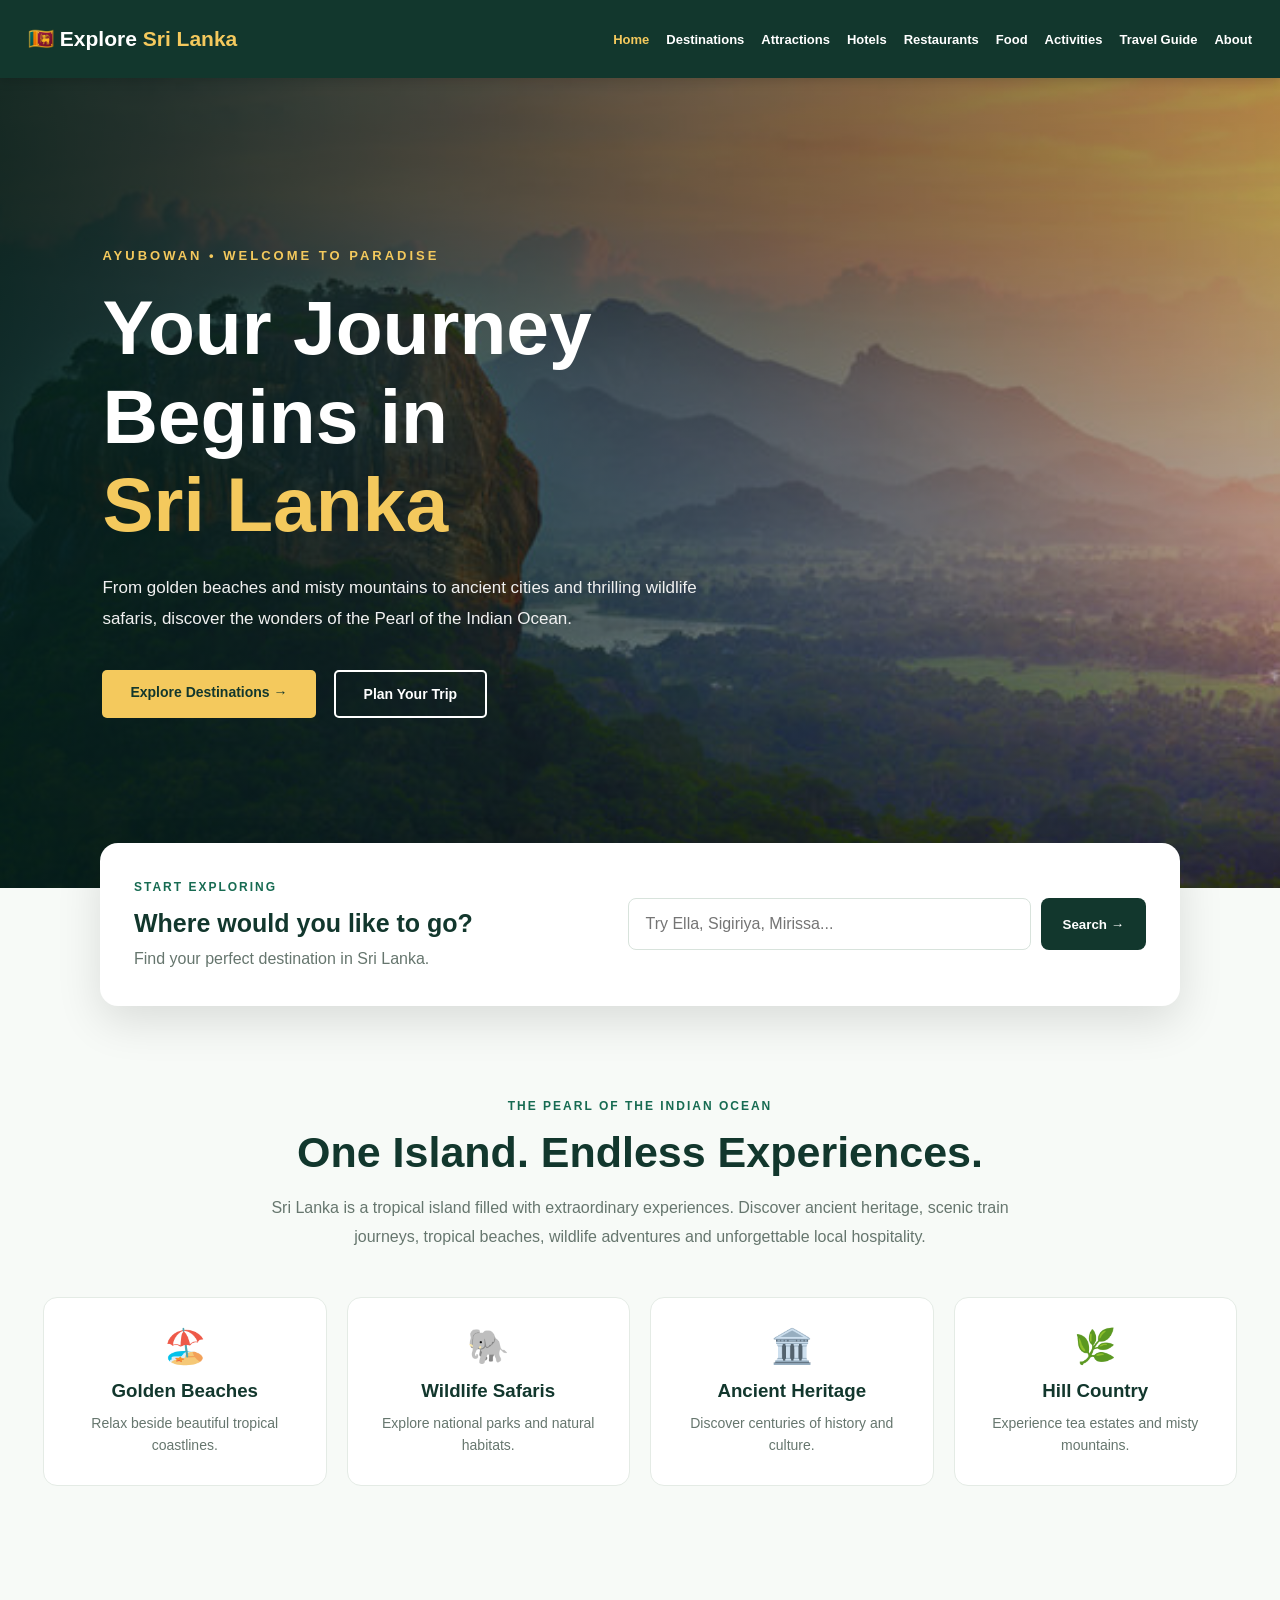
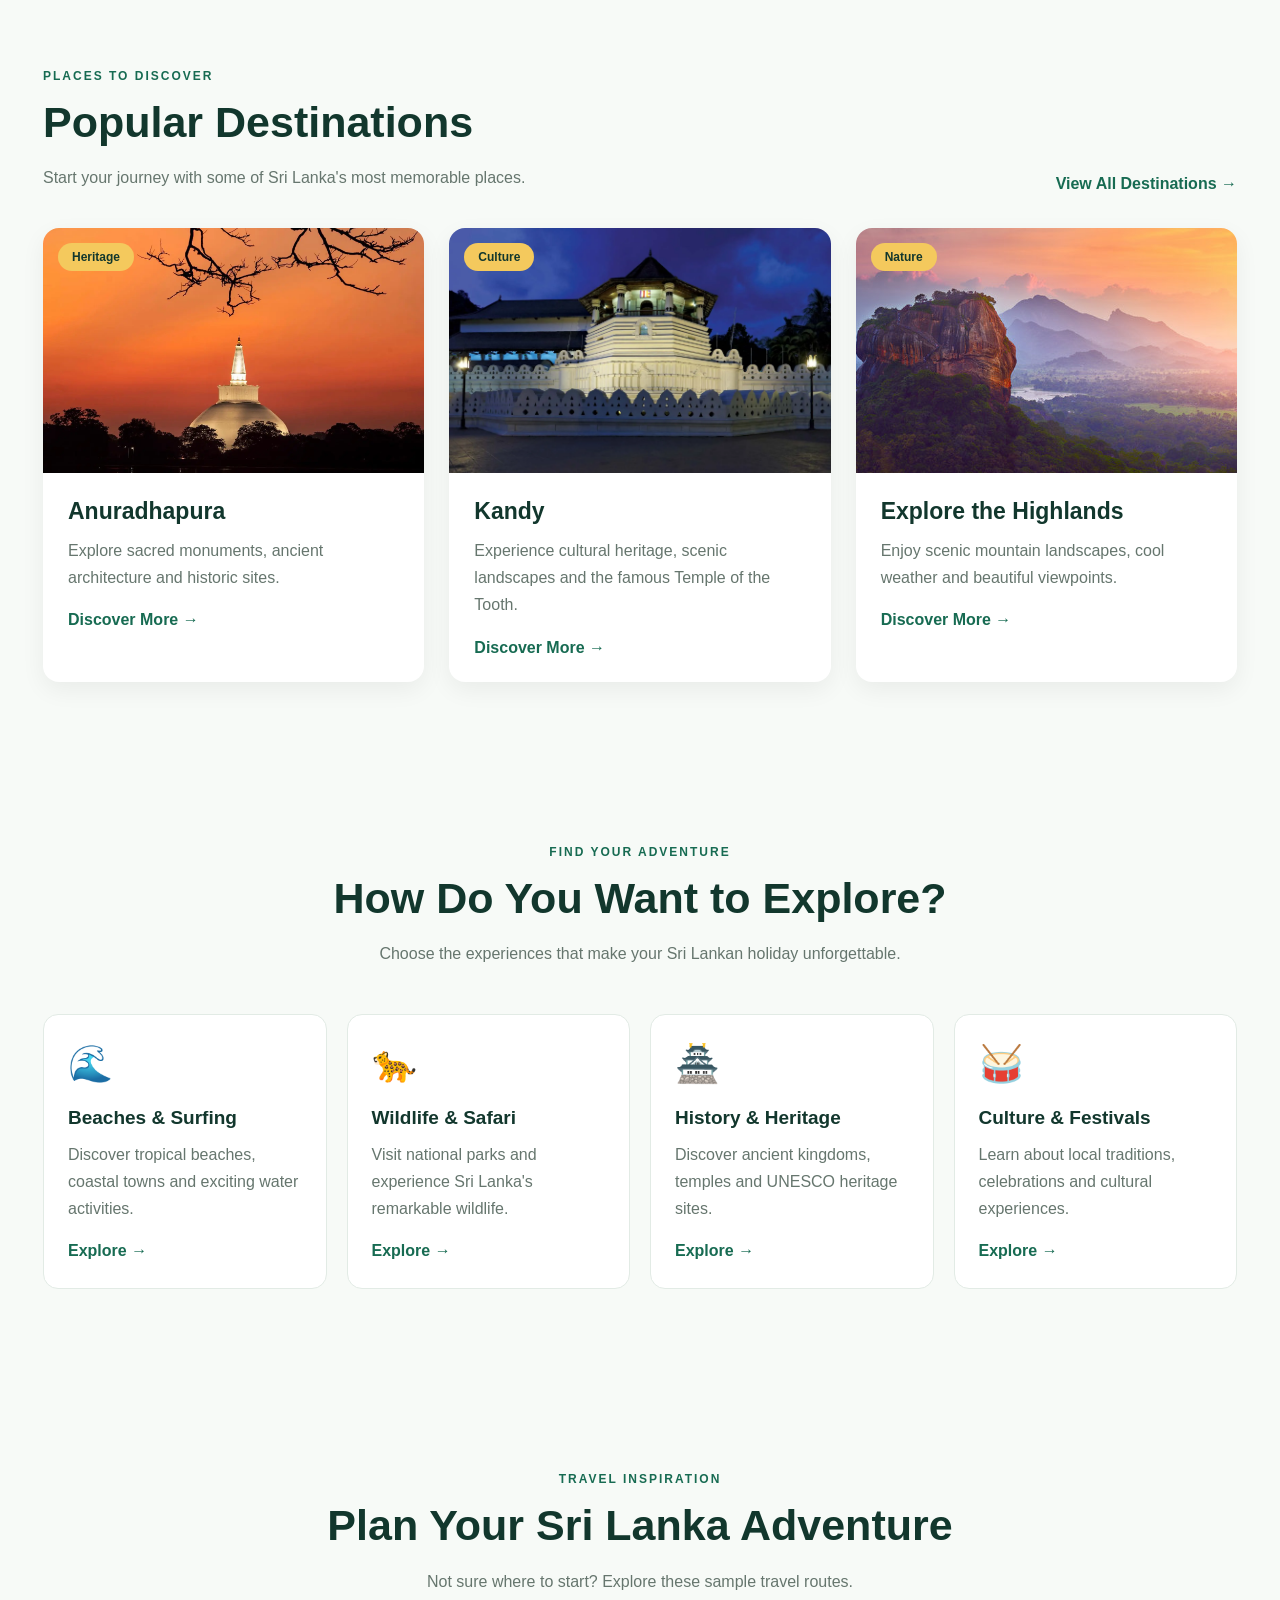
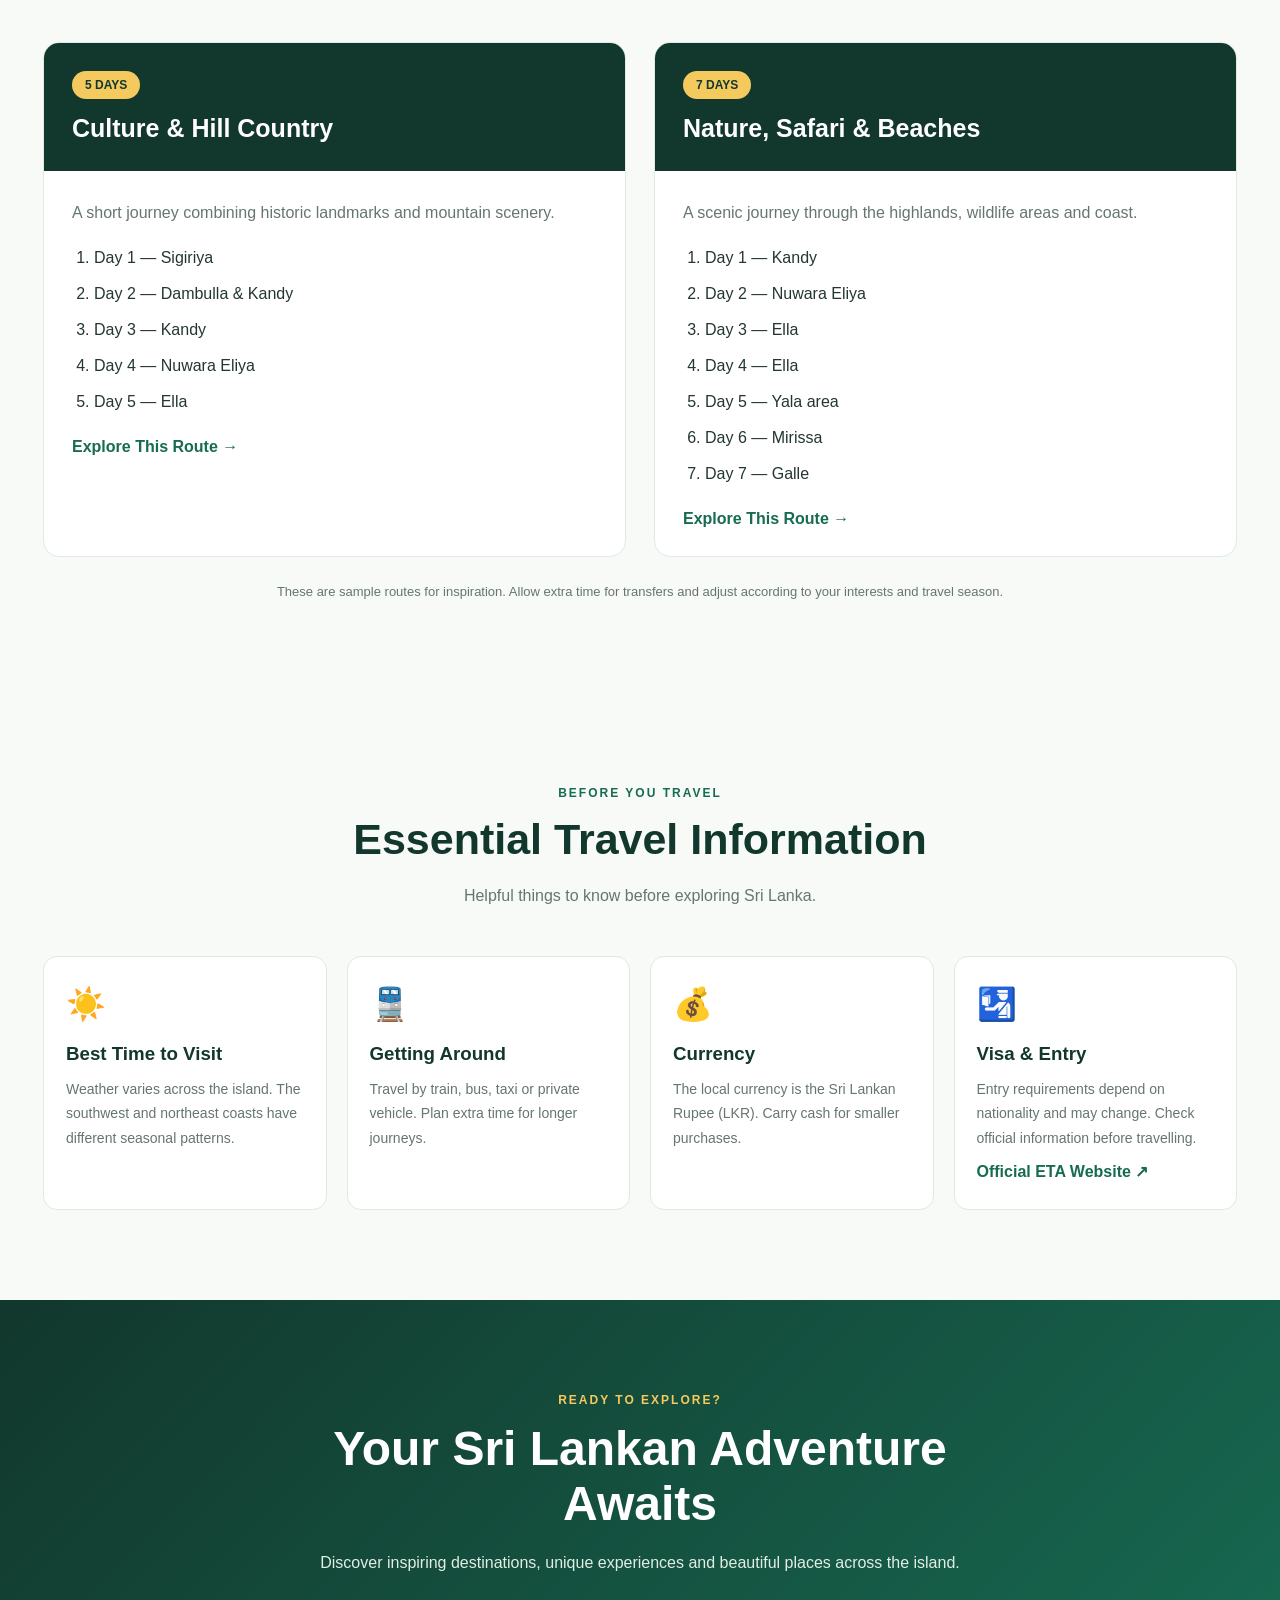
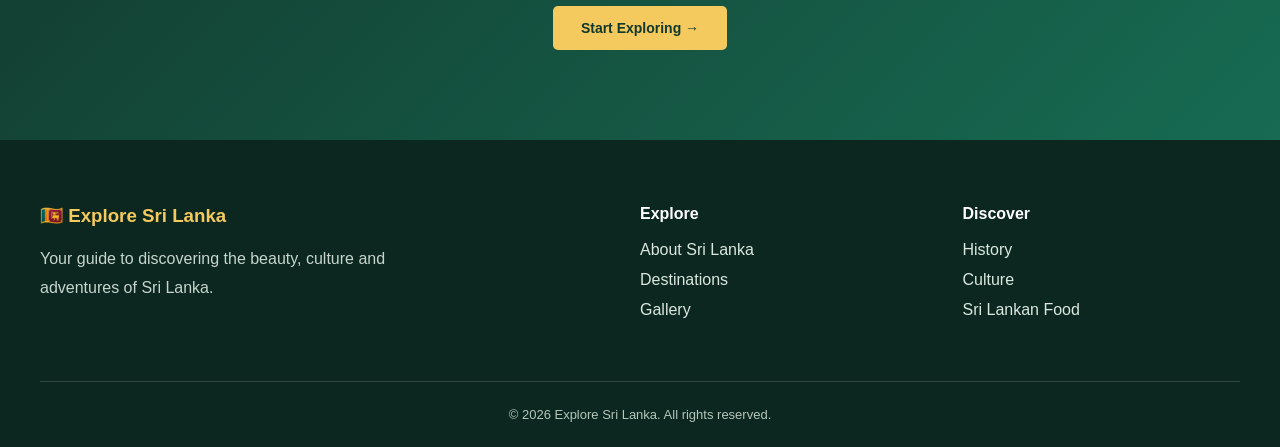
<file: frontend/index.html>
<!DOCTYPE html>
<html lang="en">
<head>
    <meta charset="UTF-8">
    <meta name="viewport" content="width=device-width, initial-scale=1.0">

    <meta name="description"
          content="Discover Sri Lanka's best destinations, beaches, wildlife, culture and travel itineraries. Plan your unforgettable island adventure.">

    <title>Explore Sri Lanka | Your Travel Guide</title>

    <link rel="stylesheet" href="css/style.css">
    <link rel="stylesheet" href="css/home.css">

    <script src="js/main.js" defer></script>
    <script src="js/home.js" defer></script>
</head>

<body>

    <!-- NAVIGATION -->
    <header class="header">
        <nav class="navbar">
            <a href="index.html" class="logo">
                🇱🇰 Explore <span>Sri Lanka</span>
            </a>

            <ul class="nav-links" id="navLinks">
                <li><a href="index.html" class="active">Home</a></li>
                <li><a href="pages/about.html">About</a></li>
                <li><a href="pages/destinations.html">Destinations</a></li>
                <li><a href="pages/history.html">History</a></li>
                <li><a href="pages/culture.html">Culture</a></li>
                <li><a href="pages/food.html">Food</a></li>
                <li><a href="pages/gallery.html">Gallery</a></li>
                <li><a href="#travel-guide">Travel Guide</a></li>
                <li><a href="#contact">Contact</a></li>
            </ul>

            <button class="menu-toggle" id="menuToggle"
                    aria-label="Open navigation menu"
                    aria-expanded="false">
                &#9776;
            </button>
        </nav>
    </header>

    <main>

        <!-- HERO -->
        <section class="hero home-hero" id="home">
            <div class="hero-overlay"></div>

            <div class="hero-content">
                <p class="hero-subtitle">
                    AYUBOWAN • WELCOME TO PARADISE
                </p>

                <h1>
                    Your Journey Begins in
                    <span>Sri Lanka</span>
                </h1>

                <p class="hero-description">
                    From golden beaches and misty mountains
                    to ancient cities and thrilling wildlife
                    safaris, discover the wonders of the
                    Pearl of the Indian Ocean.
                </p>

                <div class="hero-buttons">
                    <a href="pages/destinations.html"
                       class="btn btn-primary">
                        Explore Destinations →
                    </a>

                    <a href="#itineraries"
                       class="btn btn-outline">
                        Plan Your Trip
                    </a>
                </div>
            </div>
        </section>

        <!-- DESTINATION SEARCH -->
        <section class="home-search-section">
            <div class="home-search-box">
                <div>
                    <span class="eyebrow">START EXPLORING</span>
                    <h2>Where would you like to go?</h2>
                    <p>Find your perfect destination in Sri Lanka.</p>
                </div>

                <form id="homeSearchForm" class="home-search-form">
                    <label for="homeSearch" class="visually-hidden">
                        Search destinations
                    </label>

                    <input type="search"
                           id="homeSearch"
                           placeholder="Try Ella, Sigiriya, Mirissa..."
                           required>

                    <button type="submit">Search →</button>
                </form>

                <p id="searchFeedback"
                   class="search-feedback"
                   aria-live="polite"></p>
            </div>
        </section>

        <!-- INTRODUCTION -->
        <section class="home-section welcome-section">
            <div class="section-intro">
                <span class="eyebrow">THE PEARL OF THE INDIAN OCEAN</span>
                <h2>One Island. Endless Experiences.</h2>
                <p>
                    Sri Lanka is a tropical island filled with
                    extraordinary experiences. Discover ancient
                    heritage, scenic train journeys, tropical
                    beaches, wildlife adventures and unforgettable
                    local hospitality.
                </p>
            </div>

            <div class="experience-highlights">
                <div>
                    <span>🏖️</span>
                    <h3>Golden Beaches</h3>
                    <p>Relax beside beautiful tropical coastlines.</p>
                </div>

                <div>
                    <span>🐘</span>
                    <h3>Wildlife Safaris</h3>
                    <p>Explore national parks and natural habitats.</p>
                </div>

                <div>
                    <span>🏛️</span>
                    <h3>Ancient Heritage</h3>
                    <p>Discover centuries of history and culture.</p>
                </div>

                <div>
                    <span>🌿</span>
                    <h3>Hill Country</h3>
                    <p>Experience tea estates and misty mountains.</p>
                </div>
            </div>
        </section>

        <!-- POPULAR DESTINATIONS -->
        <section class="home-section destinations-home"
                 id="popular-destinations">

            <div class="section-heading-home">
                <div>
                    <span class="eyebrow">PLACES TO DISCOVER</span>
                    <h2>Popular Destinations</h2>
                    <p>
                        Start your journey with some of Sri Lanka's
                        most memorable places.
                    </p>
                </div>

                <a href="pages/destinations.html"
                   class="text-link">
                    View All Destinations →
                </a>
            </div>

            <div class="destination-grid">

                <article class="destination-card">
                    <div class="destination-image">
                        <img src="assets/images/apura-1.webp"
                             alt="Ancient heritage in Sri Lanka"
                             loading="lazy">
                        <span class="card-tag">Heritage</span>
                    </div>
                    <div class="destination-info">
                        <h3>Anuradhapura</h3>
                        <p>
                            Explore sacred monuments, ancient
                            architecture and historic sites.
                        </p>
                        <a href="pages/destinations.html">
                            Discover More →
                        </a>
                    </div>
                </article>

                <article class="destination-card">
                    <div class="destination-image">
                        <img src="assets/images/Dalada-Maligava-tooth-Buddha-Sri-Lanka-Kandy.webp"
                             alt="Temple of the Sacred Tooth Relic in Kandy"
                             loading="lazy">
                        <span class="card-tag">Culture</span>
                    </div>
                    <div class="destination-info">
                        <h3>Kandy</h3>
                        <p>
                            Experience cultural heritage, scenic
                            landscapes and the famous Temple
                            of the Tooth.
                        </p>
                        <a href="pages/destinations.html">
                            Discover More →
                        </a>
                    </div>
                </article>

                <article class="destination-card">
                    <div class="destination-image">
                        <img src="assets/images/hero.jpg"
                             alt="Scenic landscape in Sri Lanka"
                             loading="lazy">
                        <span class="card-tag">Nature</span>
                    </div>
                    <div class="destination-info">
                        <h3>Explore the Highlands</h3>
                        <p>
                            Enjoy scenic mountain landscapes,
                            cool weather and beautiful viewpoints.
                        </p>
                        <a href="pages/destinations.html">
                            Discover More →
                        </a>
                    </div>
                </article>

            </div>
        </section>

        <!-- TRAVEL EXPERIENCES -->
        <section class="home-section experiences-section"
                 id="experiences">

            <div class="section-intro">
                <span class="eyebrow">FIND YOUR ADVENTURE</span>
                <h2>How Do You Want to Explore?</h2>
                <p>
                    Choose the experiences that make your
                    Sri Lankan holiday unforgettable.
                </p>
            </div>

            <div class="experience-grid">

                <a href="pages/destinations.html"
                   class="experience-card">
                    <span class="experience-icon">🌊</span>
                    <h3>Beaches & Surfing</h3>
                    <p>
                        Discover tropical beaches, coastal towns
                        and exciting water activities.
                    </p>
                    <span>Explore →</span>
                </a>

                <a href="pages/destinations.html"
                   class="experience-card">
                    <span class="experience-icon">🐆</span>
                    <h3>Wildlife & Safari</h3>
                    <p>
                        Visit national parks and experience
                        Sri Lanka's remarkable wildlife.
                    </p>
                    <span>Explore →</span>
                </a>

                <a href="pages/history.html"
                   class="experience-card">
                    <span class="experience-icon">🏯</span>
                    <h3>History & Heritage</h3>
                    <p>
                        Discover ancient kingdoms, temples
                        and UNESCO heritage sites.
                    </p>
                    <span>Explore →</span>
                </a>

                <a href="pages/culture.html"
                   class="experience-card">
                    <span class="experience-icon">🥁</span>
                    <h3>Culture & Festivals</h3>
                    <p>
                        Learn about local traditions,
                        celebrations and cultural experiences.
                    </p>
                    <span>Explore →</span>
                </a>

            </div>
        </section>

        <!-- SAMPLE ITINERARIES -->
        <section class="home-section itineraries-section"
                 id="itineraries">

            <div class="section-intro">
                <span class="eyebrow">TRAVEL INSPIRATION</span>
                <h2>Plan Your Sri Lanka Adventure</h2>
                <p>
                    Not sure where to start? Explore these
                    sample travel routes.
                </p>
            </div>

            <div class="itinerary-grid">

                <article class="itinerary-card">
                    <div class="itinerary-top">
                        <span>5 DAYS</span>
                        <h3>Culture & Hill Country</h3>
                    </div>

                    <div class="itinerary-body">
                        <p>
                            A short journey combining historic
                            landmarks and mountain scenery.
                        </p>

                        <ol>
                            <li>Day 1 — Sigiriya</li>
                            <li>Day 2 — Dambulla & Kandy</li>
                            <li>Day 3 — Kandy</li>
                            <li>Day 4 — Nuwara Eliya</li>
                            <li>Day 5 — Ella</li>
                        </ol>

                        <a href="pages/destinations.html">
                            Explore This Route →
                        </a>
                    </div>
                </article>

                <article class="itinerary-card">
                    <div class="itinerary-top">
                        <span>7 DAYS</span>
                        <h3>Nature, Safari & Beaches</h3>
                    </div>

                    <div class="itinerary-body">
                        <p>
                            A scenic journey through the
                            highlands, wildlife areas and coast.
                        </p>

                        <ol>
                            <li>Day 1 — Kandy</li>
                            <li>Day 2 — Nuwara Eliya</li>
                            <li>Day 3 — Ella</li>
                            <li>Day 4 — Ella</li>
                            <li>Day 5 — Yala area</li>
                            <li>Day 6 — Mirissa</li>
                            <li>Day 7 — Galle</li>
                        </ol>

                        <a href="pages/destinations.html">
                            Explore This Route →
                        </a>
                    </div>
                </article>

            </div>

            <p class="itinerary-note">
                These are sample routes for inspiration.
                Allow extra time for transfers and adjust
                according to your interests and travel season.
            </p>
        </section>

        <!-- TRAVEL GUIDE -->
        <section class="home-section travel-guide-section"
                 id="travel-guide">

            <div class="section-intro">
                <span class="eyebrow">BEFORE YOU TRAVEL</span>
                <h2>Essential Travel Information</h2>
                <p>
                    Helpful things to know before exploring Sri Lanka.
                </p>
            </div>

            <div class="travel-guide-grid">

                <article class="guide-card">
                    <span>☀️</span>
                    <h3>Best Time to Visit</h3>
                    <p>
                        Weather varies across the island.
                        The southwest and northeast coasts
                        have different seasonal patterns.
                    </p>
                </article>

                <article class="guide-card">
                    <span>🚆</span>
                    <h3>Getting Around</h3>
                    <p>
                        Travel by train, bus, taxi or
                        private vehicle. Plan extra time
                        for longer journeys.
                    </p>
                </article>

                <article class="guide-card">
                    <span>💰</span>
                    <h3>Currency</h3>
                    <p>
                        The local currency is the
                        Sri Lankan Rupee (LKR).
                        Carry cash for smaller purchases.
                    </p>
                </article>

                <article class="guide-card">
                    <span>🛂</span>
                    <h3>Visa & Entry</h3>
                    <p>
                        Entry requirements depend on
                        nationality and may change.
                        Check official information
                        before travelling.
                    </p>
                    <a href="https://www.eta.gov.lk/"
                       target="_blank"
                       rel="noopener noreferrer">
                        Official ETA Website ↗
                    </a>
                </article>

            </div>
        </section>

        <!-- CTA -->
        <section class="home-cta" id="contact">
            <div>
                <span class="eyebrow">READY TO EXPLORE?</span>
                <h2>Your Sri Lankan Adventure Awaits</h2>
                <p>
                    Discover inspiring destinations,
                    unique experiences and beautiful
                    places across the island.
                </p>

                <a href="pages/destinations.html"
                   class="btn btn-primary">
                    Start Exploring →
                </a>
            </div>
        </section>

    </main>

    <!-- FOOTER -->
    <footer class="home-footer">
        <div class="footer-inner">
            <div>
                <h3>🇱🇰 Explore Sri Lanka</h3>
                <p>
                    Your guide to discovering the beauty,
                    culture and adventures of Sri Lanka.
                </p>
            </div>

            <div>
                <h4>Explore</h4>
                <a href="pages/about.html">About Sri Lanka</a>
                <a href="pages/destinations.html">Destinations</a>
                <a href="pages/gallery.html">Gallery</a>
            </div>

            <div>
                <h4>Discover</h4>
                <a href="pages/history.html">History</a>
                <a href="pages/culture.html">Culture</a>
                <a href="pages/food.html">Sri Lankan Food</a>
            </div>
        </div>

        <div class="footer-bottom">
            © 2026 Explore Sri Lanka. All rights reserved.
        </div>
    </footer>

</body>
</html>
</file>
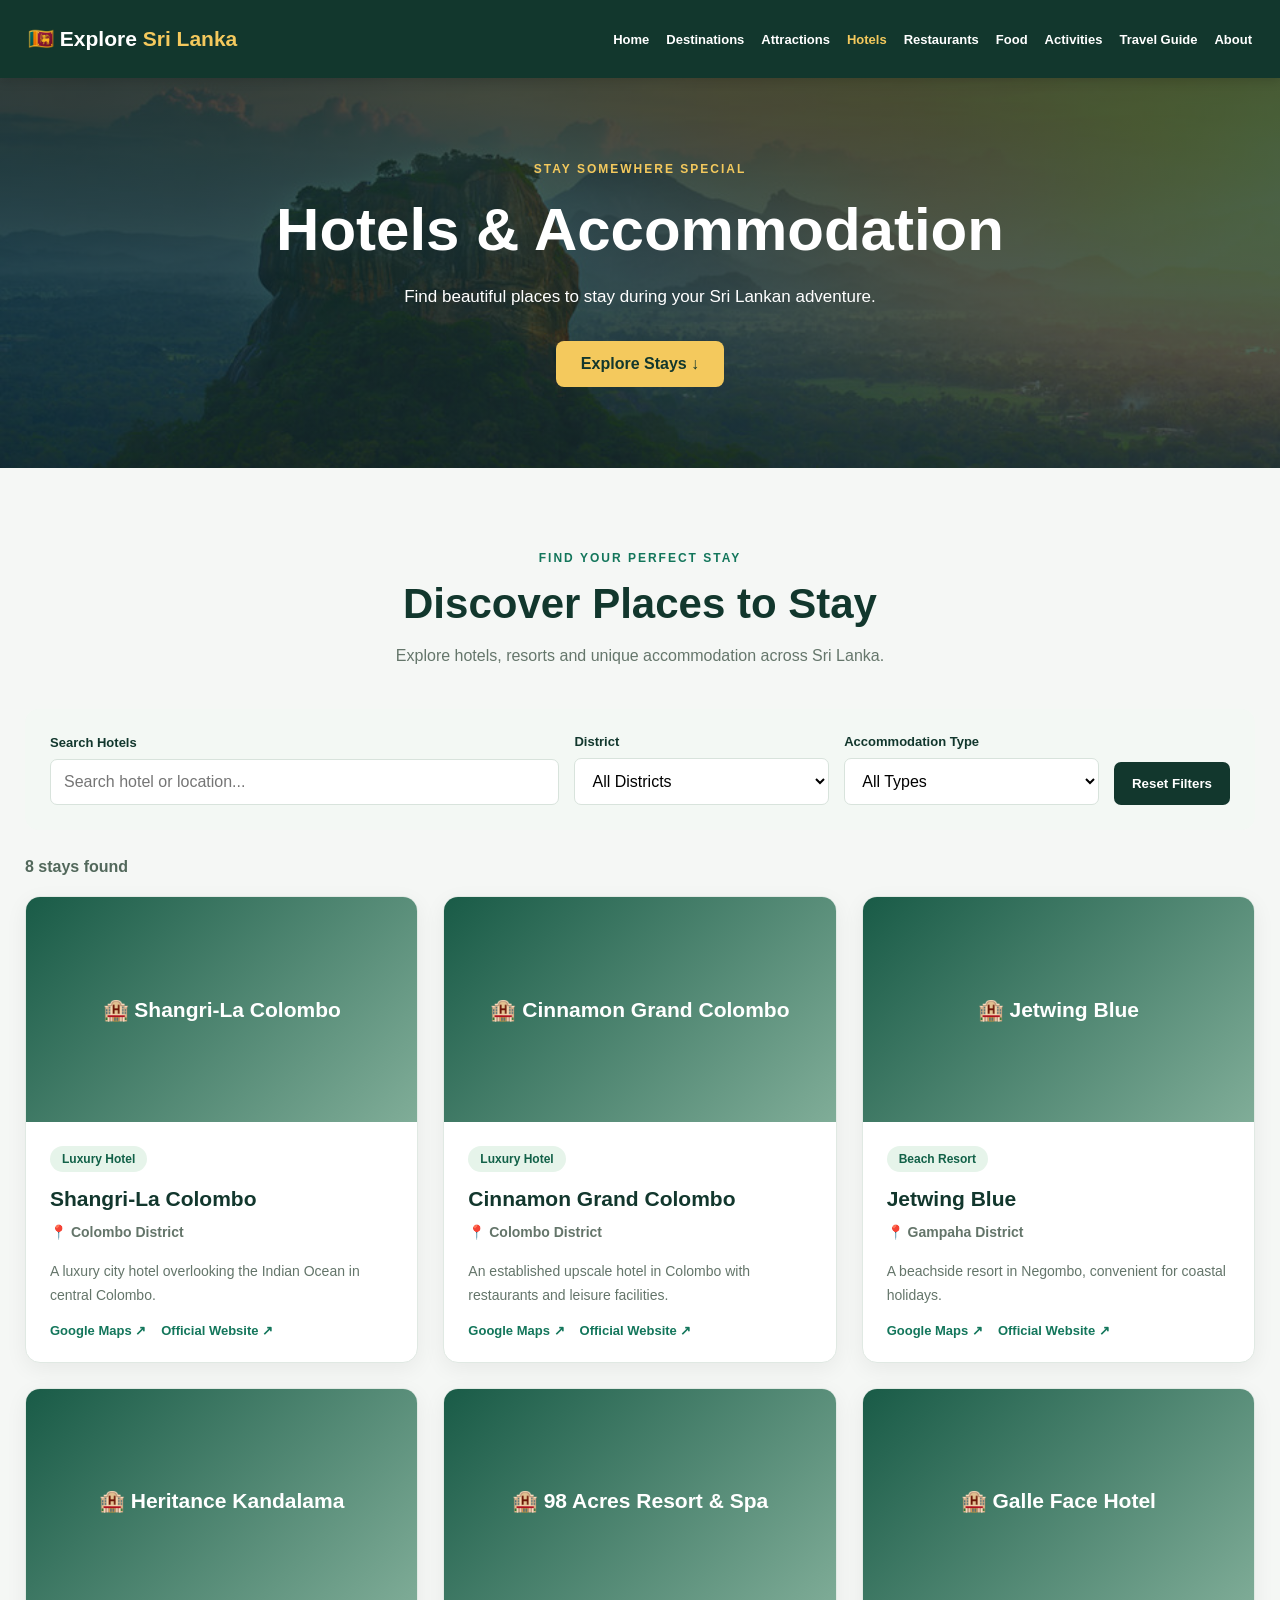
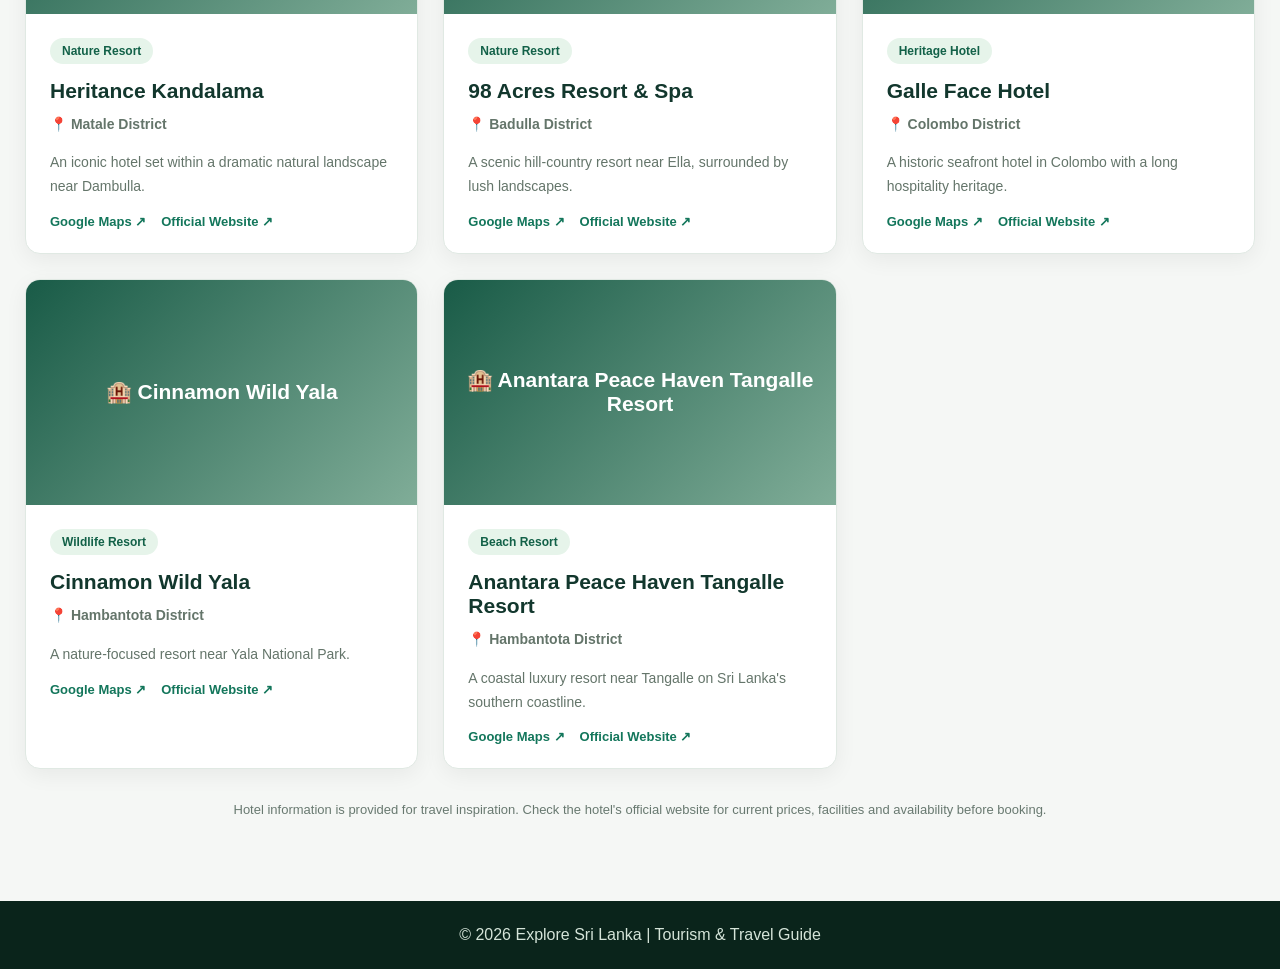
<file: frontend/pages/hotels.html>
<!DOCTYPE html>
<html lang="en">
<head>
    <meta charset="UTF-8">
    <meta name="viewport" content="width=device-width, initial-scale=1.0">
    <title>Hotels & Stays | Explore Sri Lanka</title>
    <link rel="stylesheet" href="../css/style.css">
    <link rel="stylesheet" href="../css/hotels.css">
    <script src="../js/main.js" defer></script>
    <script src="../js/hotels.js" defer></script>
</head>
<body>

    <header class="header"></header>

    <section class="hotels-hero">
        <div>
            <span>STAY SOMEWHERE SPECIAL</span>
            <h1>Hotels & Accommodation</h1>
            <p>Find beautiful places to stay during your Sri Lankan adventure.</p>
            <a href="#hotelDirectory">Explore Stays ↓</a>
        </div>
    </section>

    <main id="hotelDirectory" class="hotels-main">

        <div class="hotels-heading">
            <span>FIND YOUR PERFECT STAY</span>
            <h2>Discover Places to Stay</h2>
            <p>Explore hotels, resorts and unique accommodation across Sri Lanka.</p>
        </div>

        <div class="hotel-filters">
            <div>
                <label for="hotelSearch">Search Hotels</label>
                <input type="search" id="hotelSearch"
                       placeholder="Search hotel or location...">
            </div>

            <div>
                <label for="hotelDistrict">District</label>
                <select id="hotelDistrict">
                    <option value="all">All Districts</option>
                </select>
            </div>

            <div>
                <label for="hotelType">Accommodation Type</label>
                <select id="hotelType">
                    <option value="all">All Types</option>
                </select>
            </div>

            <button id="hotelReset" type="button">Reset Filters</button>
        </div>

        <p id="hotelCount" class="hotel-count" aria-live="polite"></p>

        <div id="hotelGrid" class="hotel-grid"></div>

        <p id="hotelEmpty" class="hotel-empty" hidden>
            No matching hotels found. Try another search.
        </p>

        <p class="hotel-disclaimer">
            Hotel information is provided for travel inspiration.
            Check the hotel's official website for current prices,
            facilities and availability before booking.
        </p>
    </main>

    <footer class="hotels-footer">
        <p>© 2026 Explore Sri Lanka | Tourism & Travel Guide</p>
    </footer>

</body>
</html>
</file>
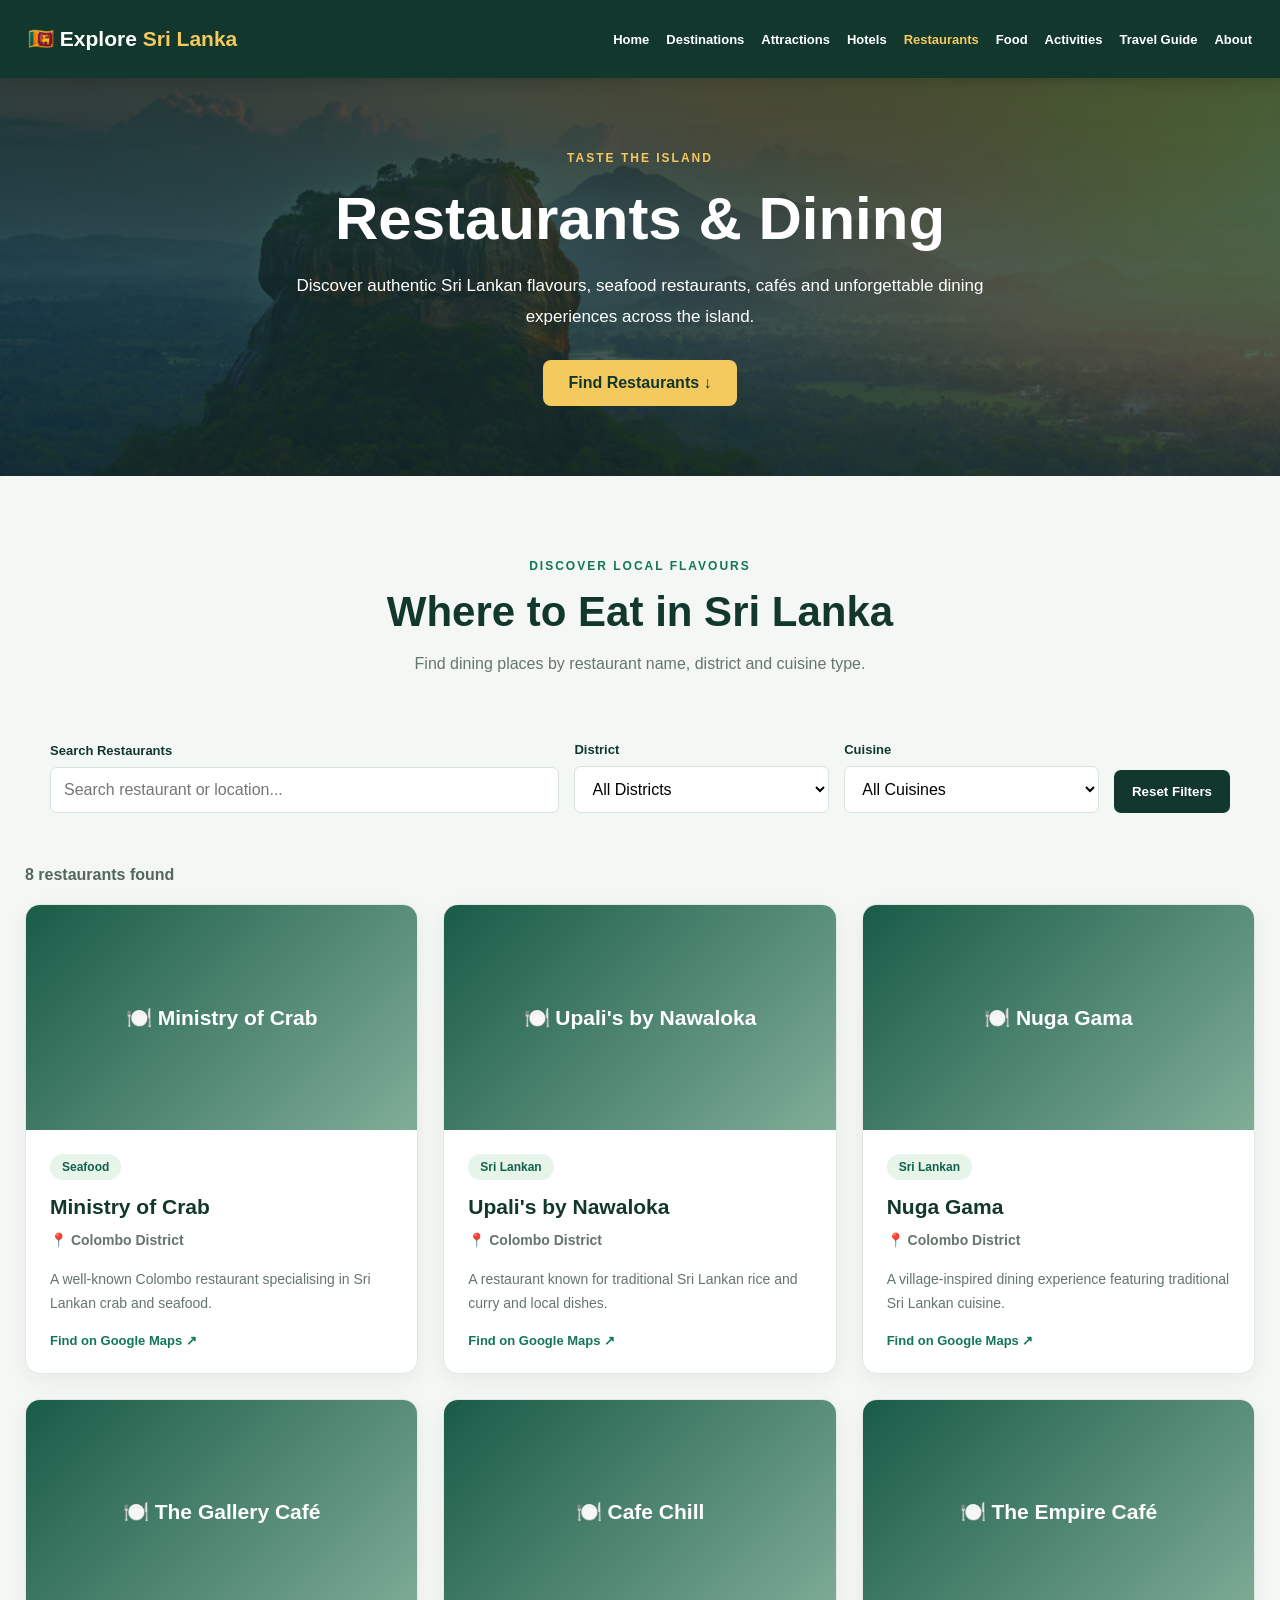
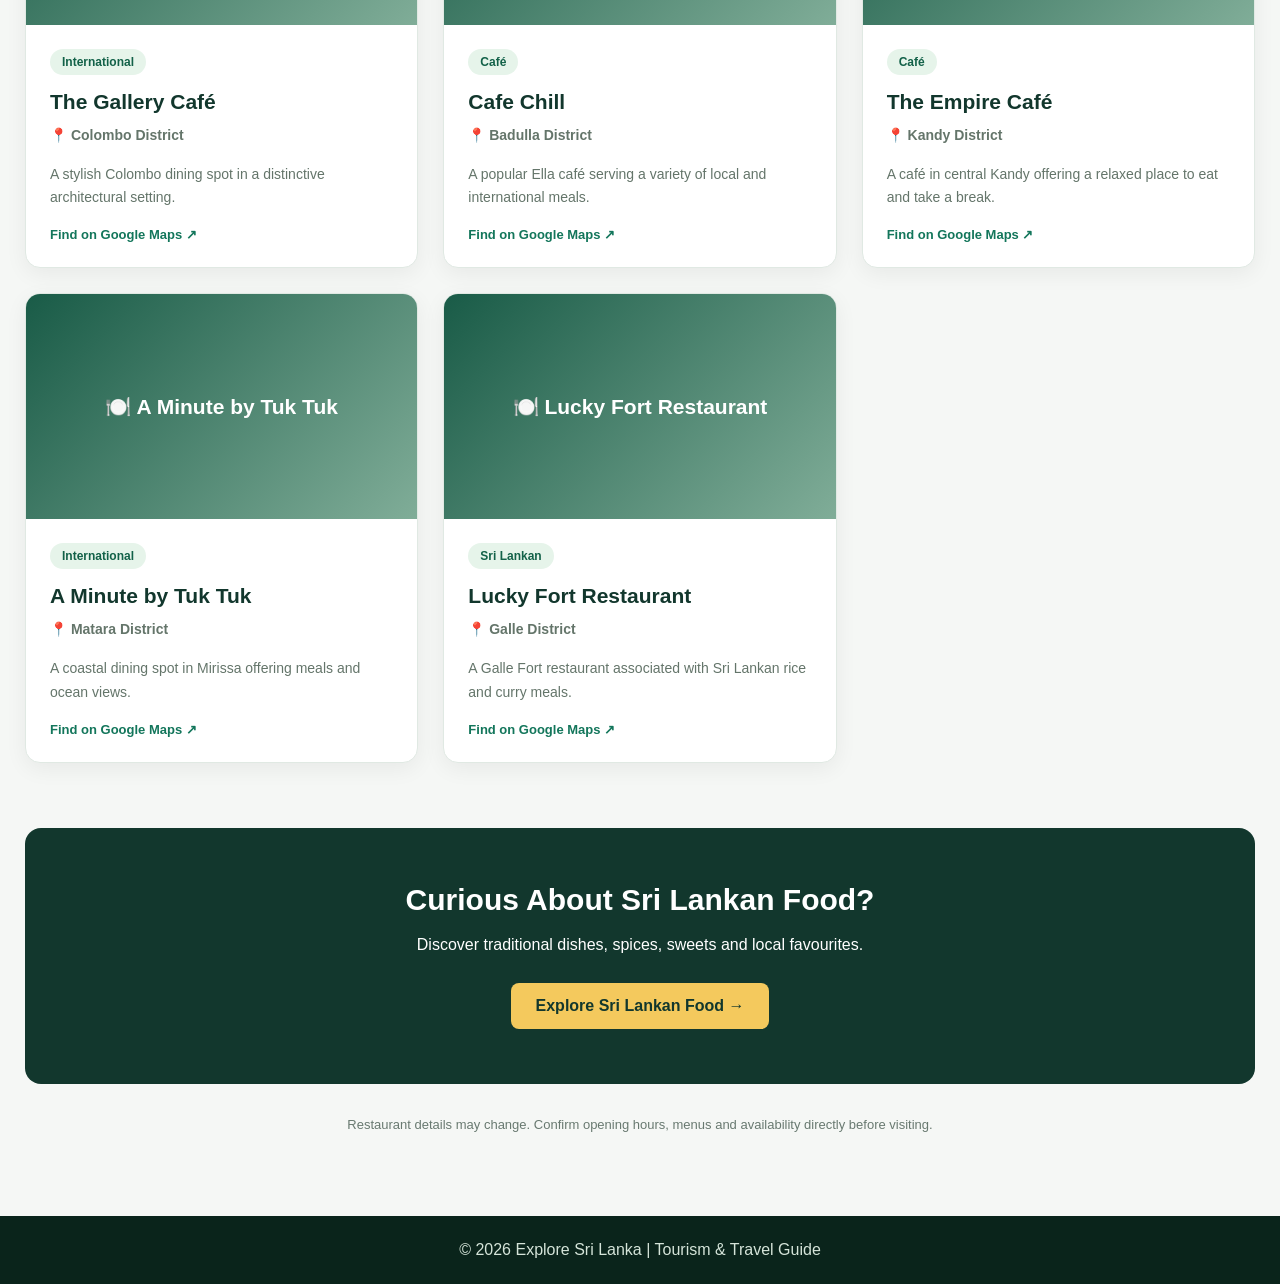
<file: frontend/pages/restaurants.html>
<!DOCTYPE html>
<html lang="en">
<head>
    <meta charset="UTF-8">
    <meta name="viewport" content="width=device-width, initial-scale=1.0">
    <title>Restaurants & Dining | Explore Sri Lanka</title>

    <link rel="stylesheet" href="../css/style.css">
    <link rel="stylesheet" href="../css/restaurants.css">

    <script src="../js/main.js" defer></script>
    <script src="../js/restaurants.js" defer></script>
</head>

<body>

    <header class="header"></header>

    <section class="restaurants-hero">
        <div>
            <span>TASTE THE ISLAND</span>
            <h1>Restaurants & Dining</h1>
            <p>
                Discover authentic Sri Lankan flavours,
                seafood restaurants, cafés and unforgettable
                dining experiences across the island.
            </p>
            <a href="#restaurantsDirectory">Find Restaurants ↓</a>
        </div>
    </section>

    <main id="restaurantsDirectory" class="restaurants-main">

        <div class="restaurants-heading">
            <span>DISCOVER LOCAL FLAVOURS</span>
            <h2>Where to Eat in Sri Lanka</h2>
            <p>
                Find dining places by restaurant name,
                district and cuisine type.
            </p>
        </div>

        <div class="restaurant-filters">
            <div>
                <label for="restaurantSearch">Search Restaurants</label>
                <input type="search" id="restaurantSearch"
                       placeholder="Search restaurant or location...">
            </div>

            <div>
                <label for="restaurantDistrict">District</label>
                <select id="restaurantDistrict">
                    <option value="all">All Districts</option>
                </select>
            </div>

            <div>
                <label for="restaurantCuisine">Cuisine</label>
                <select id="restaurantCuisine">
                    <option value="all">All Cuisines</option>
                </select>
            </div>

            <button type="button" id="restaurantReset">
                Reset Filters
            </button>
        </div>

        <p id="restaurantCount"
           class="restaurant-count"
           aria-live="polite"></p>

        <div id="restaurantGrid" class="restaurant-grid"></div>

        <p id="restaurantEmpty" class="restaurant-empty" hidden>
            No matching restaurants found.
            Try a different search.
        </p>

        <div class="restaurant-food-link">
            <h2>Curious About Sri Lankan Food?</h2>
            <p>
                Discover traditional dishes, spices,
                sweets and local favourites.
            </p>
            <a href="food.html">Explore Sri Lankan Food →</a>
        </div>

        <p class="restaurant-note">
            Restaurant details may change. Confirm opening hours,
            menus and availability directly before visiting.
        </p>

    </main>

    <footer class="restaurants-footer">
        <p>© 2026 Explore Sri Lanka | Tourism & Travel Guide</p>
    </footer>

</body>
</html>
</file>
<file: frontend/css/style.css>
/* General Styles */
* {
    margin: 0;
    padding: 0;
    box-sizing: border-box;
}

body {
    font-family: Arial, sans-serif;
    background-color: #f5f7f5;
}

/* Header */
.header {
    background-color: #12372d;
    width: 100%;
    position: sticky;
    top: 0;
    z-index: 1000;
    box-shadow: 0 3px 10px rgba(0, 0, 0, 0.15);
}

/* Navbar */
.navbar {
    max-width: 1400px;
    margin: auto;
    padding: 0 30px;
    min-height: 80px;

    display: flex;
    align-items: center;
    justify-content: space-between;
    gap: 20px;
}

/* Logo */
.logo {
    color: white;
    text-decoration: none;
    font-size: 23px;
    font-weight: bold;
    white-space: nowrap;
}

.logo span {
    color: #f4c95d;
}

/* Navigation Links */
.nav-links {
    list-style: none;
    display: flex;
    align-items: center;
    gap: 20px;
}

.nav-links a {
    color: white;
    text-decoration: none;
    font-size: 14px;
    font-weight: 500;
    transition: color 0.3s;
}

.nav-links a:hover,
.nav-links a.active {
    color: #f4c95d;
}

/* Mobile Menu Button */
.menu-toggle {
    display: none;
    background: none;
    border: none;
    color: white;
    font-size: 28px;
    cursor: pointer;
}

/* Temporary Welcome Section */
.welcome {
    text-align: center;
    padding: 100px 20px;
}

.welcome h1 {
    color: #12372d;
    font-size: 42px;
    margin-bottom: 15px;
}

.welcome p {
    color: #555;
    font-size: 20px;
}

/* Responsive Navigation */
@media (max-width: 1100px) {

    .menu-toggle {
        display: block;
    }

    .nav-links {
        display: none;
        position: absolute;
        top: 80px;
        left: 0;
        width: 100%;
        background-color: #12372d;
        flex-direction: column;
        align-items: center;
        padding: 25px;
        gap: 25px;
    }

    .nav-links.show {
        display: flex;
    }
}

@media (max-width: 480px) {

    .navbar {
        padding: 0 15px;
    }

    .logo {
        font-size: 18px;
    }

    .welcome h1 {
        font-size: 30px;
    }
}


/* =========================
   HOME HERO SECTION
========================= */

.hero {
    min-height: calc(100vh - 80px);
    position: relative;
    display: flex;
    align-items: center;

    background-image: url("../assets/images/hero.jpg?v=2");
    background-size: cover;
    background-position: center;
    background-repeat: no-repeat;

    color: white;
}

.hero-overlay {
    position: absolute;
    inset: 0;
    background: linear-gradient(
        90deg,
        rgba(0, 30, 22, 0.88),
        rgba(0, 30, 22, 0.30)
    );
}

.hero-content {
    position: relative;
    z-index: 1;
    max-width: 850px;
    padding: 70px 8%;
}

.hero-subtitle {
    color: #f4c95d;
    font-size: 13px;
    font-weight: bold;
    letter-spacing: 3px;
    margin-bottom: 20px;
}

.hero h1 {
    font-size: clamp(42px, 6vw, 80px);
    font-weight: 800;
    line-height: 1.15;
    margin-bottom: 25px;
}

.hero h1 span {
    color: #f4c95d;
    display: block;
}

.hero-description {
    font-size: 17px;
    line-height: 1.8;
    max-width: 600px;
    margin-bottom: 35px;
    color: #f1f1f1;
}

.hero-buttons {
    display: flex;
    gap: 18px;
    flex-wrap: wrap;
}

.btn {
    display: inline-block;
    padding: 14px 28px;
    border-radius: 5px;
    font-size: 14px;
    font-weight: bold;
    text-decoration: none;
    transition: 0.3s;
}

.btn-primary {
    background-color: #f4c95d;
    color: #12372d;
}

.btn-primary:hover {
    background-color: #ffdb80;
    transform: translateY(-3px);
}

.btn-outline {
    border: 2px solid white;
    color: white;
}

.btn-outline:hover {
    background-color: white;
    color: #12372d;
    transform: translateY(-3px);
}

/* Mobile Responsive Hero */
@media (max-width: 768px) {
    .hero {
        min-height: calc(100vh - 80px);
    }

    .hero-content {
        padding: 60px 6%;
    }

    .hero-description {
        font-size: 15px;
    }

    .hero-buttons {
        flex-direction: column;
        align-items: flex-start;
    }
}

/* ========================================
   TOURISM WEBSITE - SHARED NAVBAR
======================================== */

.header {
    background: #12372d;
    position: sticky;
    top: 0;
    z-index: 1000;
}

.navbar {
    max-width: 1500px;
    min-height: 78px;
    padding: 0 28px;
    margin: auto;

    display: flex;
    justify-content: space-between;
    align-items: center;
    gap: 20px;
}

.logo {
    font-size: 21px;
    font-weight: 800;
    white-space: nowrap;
}

.nav-links {
    display: flex;
    align-items: center;
    justify-content: flex-end;
    gap: 17px;
    list-style: none;
}

.nav-links a {
    font-size: 13px;
    font-weight: 600;
    white-space: nowrap;
    text-decoration: none;
    color: #ffffff;
}

.nav-links a:hover,
.nav-links a.active {
    color: #f4c95d;
}

@media (max-width: 1200px) {

    .menu-toggle {
        display: block;
        color: white;
        background: transparent;
        border: none;
        font-size: 29px;
        cursor: pointer;
    }

    .nav-links {
        display: none;
        position: absolute;
        top: 100%;
        left: 0;
        right: 0;

        background: #12372d;
        padding: 18px 25px 25px;

        flex-direction: column;
        align-items: stretch;
        gap: 0;

        max-height: 75vh;
        overflow-y: auto;
        box-shadow: 0 12px 20px rgba(0, 0, 0, 0.15);
    }

    .nav-links.show {
        display: flex;
    }

    .nav-links li {
        width: 100%;
    }

    .nav-links a {
        display: block;
        padding: 13px 8px;
        font-size: 15px;
    }
}

@media (max-width: 480px) {

    .navbar {
        min-height: 70px;
        padding: 0 18px;
    }

    .logo {
        font-size: 18px;
    }
}
</file>
<file: frontend/css/home.css>
/* ===================================
   EXPLORE SRI LANKA - TOURISM HOME
=================================== */

:root {
    --home-green: #12372d;
    --home-green-light: #176b52;
    --home-gold: #f4c95d;
    --home-bg: #f7faf7;
    --home-text: #24372f;
    --home-muted: #66766e;
}

html {
    scroll-behavior: smooth;
}

body {
    color: var(--home-text);
    background: var(--home-bg);
}

.home-hero {
    min-height: 90vh;
    background-position: center;
}

.home-hero .hero-content {
    max-width: 900px;
}

.home-hero .hero-description {
    max-width: 650px;
}

/* COMMON SECTIONS */

.home-section {
    max-width: 1250px;
    margin: 0 auto;
    padding: 90px 28px;
}

.eyebrow {
    display: inline-block;
    color: var(--home-green-light);
    font-size: 12px;
    font-weight: 800;
    letter-spacing: 2px;
    text-transform: uppercase;
    margin-bottom: 14px;
}

.section-intro {
    max-width: 760px;
    margin: 0 auto 45px;
    text-align: center;
}

.section-intro h2,
.section-heading-home h2,
.home-search-box h2 {
    color: var(--home-green);
    font-size: clamp(28px, 3.5vw, 43px);
    line-height: 1.2;
    margin-bottom: 16px;
}

.section-intro p,
.section-heading-home p {
    color: var(--home-muted);
    line-height: 1.8;
    font-size: 16px;
}

/* SEARCH */

.home-search-section {
    max-width: 1120px;
    margin: -45px auto 0;
    padding: 0 20px;
    position: relative;
    z-index: 5;
}

.home-search-box {
    background: #ffffff;
    padding: 34px;
    border-radius: 18px;
    box-shadow: 0 15px 45px rgba(0, 0, 0, 0.12);
    display: grid;
    grid-template-columns: 1fr 1.1fr;
    align-items: center;
    gap: 24px;
}

.home-search-box h2 {
    font-size: 25px;
    margin-bottom: 8px;
}

.home-search-box p {
    color: var(--home-muted);
    line-height: 1.6;
}

.home-search-form {
    display: flex;
    gap: 10px;
}

.home-search-form input {
    flex: 1;
    min-width: 0;
    padding: 16px;
    border: 1px solid #d8e3dc;
    border-radius: 8px;
    font: inherit;
    outline-color: var(--home-green-light);
}

.home-search-form button {
    padding: 14px 22px;
    border: none;
    border-radius: 8px;
    background: var(--home-green);
    color: white;
    font-weight: 700;
    cursor: pointer;
}

.home-search-form button:hover {
    background: var(--home-green-light);
}

.search-feedback {
    grid-column: 1 / -1;
    font-size: 14px;
}

.search-feedback:empty {
    display: none;
}

.visually-hidden {
    position: absolute;
    width: 1px;
    height: 1px;
    padding: 0;
    margin: -1px;
    overflow: hidden;
    clip: rect(0, 0, 0, 0);
    white-space: nowrap;
    border: 0;
}

/* HIGHLIGHTS */

.experience-highlights {
    display: grid;
    grid-template-columns: repeat(4, 1fr);
    gap: 20px;
}

.experience-highlights > div {
    text-align: center;
    padding: 28px 18px;
    background: white;
    border: 1px solid #e4ebe5;
    border-radius: 14px;
}

.experience-highlights span {
    display: block;
    font-size: 34px;
    margin-bottom: 14px;
}

.experience-highlights h3 {
    color: var(--home-green);
    margin-bottom: 10px;
}

.experience-highlights p {
    color: var(--home-muted);
    line-height: 1.6;
    font-size: 14px;
}

/* DESTINATIONS */

.section-heading-home {
    display: flex;
    justify-content: space-between;
    align-items: end;
    gap: 25px;
    margin-bottom: 35px;
}

.section-heading-home > div {
    max-width: 650px;
}

.text-link,
.destination-info a,
.itinerary-body a,
.guide-card a {
    color: var(--home-green-light);
    font-weight: 700;
    text-decoration: none;
}

.text-link:hover,
.destination-info a:hover,
.itinerary-body a:hover,
.guide-card a:hover {
    text-decoration: underline;
}

.destination-grid {
    display: grid;
    grid-template-columns: repeat(3, 1fr);
    gap: 25px;
}

.destination-card {
    background: white;
    border-radius: 16px;
    overflow: hidden;
    box-shadow: 0 8px 25px rgba(0, 0, 0, 0.06);
    transition: transform 0.3s, box-shadow 0.3s;
}

.destination-card:hover {
    transform: translateY(-6px);
    box-shadow: 0 15px 35px rgba(0, 0, 0, 0.12);
}

.destination-image {
    height: 245px;
    position: relative;
    overflow: hidden;
}

.destination-image img {
    width: 100%;
    height: 100%;
    object-fit: cover;
    transition: transform 0.4s;
}

.destination-card:hover img {
    transform: scale(1.05);
}

.card-tag {
    position: absolute;
    left: 15px;
    top: 15px;
    background: var(--home-gold);
    color: var(--home-green);
    border-radius: 20px;
    padding: 7px 14px;
    font-size: 12px;
    font-weight: bold;
}

.destination-info {
    padding: 25px;
}

.destination-info h3 {
    color: var(--home-green);
    font-size: 23px;
    margin-bottom: 12px;
}

.destination-info p {
    color: var(--home-muted);
    line-height: 1.7;
    margin-bottom: 20px;
}

/* EXPERIENCES */

.experiences-section {
    padding-top: 70px;
}

.experience-grid {
    display: grid;
    grid-template-columns: repeat(4, 1fr);
    gap: 20px;
}

.experience-card {
    display: flex;
    flex-direction: column;
    background: white;
    padding: 28px 24px;
    border: 1px solid #e2ebe5;
    border-radius: 15px;
    text-decoration: none;
    color: var(--home-text);
    transition: transform 0.3s, border-color 0.3s;
}

.experience-card:hover {
    transform: translateY(-5px);
    border-color: var(--home-green-light);
}

.experience-icon {
    font-size: 36px;
    margin-bottom: 22px;
}

.experience-card h3 {
    color: var(--home-green);
    margin-bottom: 12px;
    font-size: 19px;
}

.experience-card p {
    color: var(--home-muted);
    line-height: 1.7;
    flex: 1;
}

.experience-card > span:last-child {
    color: var(--home-green-light);
    font-weight: 700;
    margin-top: 20px;
}

/* ITINERARIES */

.itinerary-grid {
    display: grid;
    grid-template-columns: repeat(2, 1fr);
    gap: 28px;
}

.itinerary-card {
    background: white;
    border: 1px solid #e0e9e2;
    border-radius: 16px;
    overflow: hidden;
}

.itinerary-top {
    background: var(--home-green);
    padding: 28px;
    color: white;
}

.itinerary-top span {
    display: inline-block;
    background: var(--home-gold);
    color: var(--home-green);
    padding: 7px 13px;
    border-radius: 20px;
    font-size: 12px;
    font-weight: 800;
    margin-bottom: 15px;
}

.itinerary-top h3 {
    font-size: 25px;
}

.itinerary-body {
    padding: 28px;
}

.itinerary-body p {
    color: var(--home-muted);
    line-height: 1.7;
    margin-bottom: 20px;
}

.itinerary-body ol {
    padding-left: 22px;
    margin-bottom: 24px;
}

.itinerary-body li {
    margin-bottom: 12px;
    line-height: 1.5;
}

.itinerary-note {
    color: var(--home-muted);
    text-align: center;
    font-size: 13px;
    margin-top: 24px;
    line-height: 1.7;
}

/* TRAVEL GUIDE */

.travel-guide-grid {
    display: grid;
    grid-template-columns: repeat(4, 1fr);
    gap: 20px;
}

.guide-card {
    padding: 28px 22px;
    background: white;
    border-radius: 14px;
    border: 1px solid #e0e9e2;
}

.guide-card > span {
    font-size: 32px;
    display: block;
    margin-bottom: 20px;
}

.guide-card h3 {
    color: var(--home-green);
    margin-bottom: 12px;
}

.guide-card p {
    color: var(--home-muted);
    font-size: 14px;
    line-height: 1.75;
    margin-bottom: 12px;
}

/* CTA */

.home-cta {
    background: linear-gradient(135deg, #12372d, #176b52);
    padding: 90px 25px;
    text-align: center;
    color: white;
}

.home-cta > div {
    max-width: 750px;
    margin: auto;
}

.home-cta .eyebrow {
    color: var(--home-gold);
}

.home-cta h2 {
    font-size: clamp(30px, 4vw, 48px);
    margin-bottom: 18px;
}

.home-cta p {
    line-height: 1.8;
    margin-bottom: 28px;
    color: #e1eee5;
}

/* FOOTER */

.home-footer {
    background: #0b271f;
    color: white;
    padding: 65px 25px 0;
}

.footer-inner {
    max-width: 1200px;
    margin: auto;
    display: grid;
    grid-template-columns: 2fr 1fr 1fr;
    gap: 45px;
}

.footer-inner h3,
.footer-inner h4 {
    margin-bottom: 18px;
}

.footer-inner h3 {
    color: var(--home-gold);
}

.footer-inner p {
    color: #c6d5cd;
    line-height: 1.8;
    max-width: 360px;
}

.footer-inner a {
    display: block;
    color: #dbe8e0;
    text-decoration: none;
    margin-bottom: 12px;
}

.footer-inner a:hover {
    color: var(--home-gold);
}

.footer-bottom {
    max-width: 1200px;
    margin: 50px auto 0;
    padding: 25px 0;
    border-top: 1px solid rgba(255, 255, 255, 0.15);
    color: #b5c6bb;
    font-size: 13px;
    text-align: center;
}

/* RESPONSIVE */

@media (max-width: 1000px) {
    .experience-highlights,
    .experience-grid,
    .travel-guide-grid {
        grid-template-columns: repeat(2, 1fr);
    }
}

@media (max-width: 768px) {
    .home-search-box {
        grid-template-columns: 1fr;
        padding: 24px;
    }

    .destination-grid,
    .itinerary-grid {
        grid-template-columns: 1fr;
    }

    .section-heading-home {
        flex-direction: column;
        align-items: flex-start;
    }

    .home-section {
        padding: 65px 20px;
    }

    .footer-inner {
        grid-template-columns: 1fr;
        gap: 30px;
    }
}

@media (max-width: 480px) {
    .home-search-form {
        flex-direction: column;
    }

    .experience-highlights,
    .experience-grid,
    .travel-guide-grid {
        grid-template-columns: 1fr;
    }

    .home-search-section {
        margin-top: -20px;
    }

    .destination-image {
        height: 220px;
    }
}

/* Highlight a destination found by search */

.search-highlight {
    outline: 4px solid #f4c95d;
    outline-offset: 5px;
}
</file>
<file: frontend/css/hotels.css>
/* HOTELS & ACCOMMODATION PAGE */

.hotels-hero {
    min-height: 390px;
    padding: 70px 20px;
    background:
        linear-gradient(rgba(10, 43, 33, 0.75), rgba(10, 43, 33, 0.7)),
        url("../assets/images/hero.jpg") center/cover;
    display: flex;
    align-items: center;
    justify-content: center;
    text-align: center;
    color: white;
}

.hotels-hero > div {
    max-width: 780px;
}

.hotels-hero span,
.hotels-heading span {
    color: #f4c95d;
    font-size: 12px;
    font-weight: 800;
    letter-spacing: 2px;
}

.hotels-hero h1 {
    font-size: clamp(36px, 5vw, 60px);
    margin: 18px 0;
    color: white;
}

.hotels-hero p {
    font-size: 17px;
    line-height: 1.8;
    margin-bottom: 28px;
}

.hotels-hero a {
    display: inline-block;
    padding: 14px 25px;
    background: #f4c95d;
    color: #12372d;
    border-radius: 8px;
    font-weight: 700;
    text-decoration: none;
}

.hotels-main {
    max-width: 1280px;
    margin: auto;
    padding: 80px 25px;
}

.hotels-heading {
    text-align: center;
    max-width: 750px;
    margin: 0 auto 40px;
}

.hotels-heading span {
    color: #13765b;
}

.hotels-heading h2 {
    font-size: clamp(28px, 4vw, 42px);
    color: #12372d;
    margin: 14px 0;
}

.hotels-heading p {
    color: #65766b;
    line-height: 1.7;
}

.hotel-filters {
    display: grid;
    grid-template-columns: 2fr 1fr 1fr auto;
    gap: 15px;
    align-items: end;
    background: #f3f8f4;
    padding: 25px;
    border-radius: 14px;
    margin-bottom: 28px;
}

.hotel-filters label {
    display: block;
    font-size: 13px;
    font-weight: 700;
    margin-bottom: 9px;
    color: #12372d;
}

.hotel-filters input,
.hotel-filters select {
    width: 100%;
    padding: 13px;
    border: 1px solid #d8e3dc;
    border-radius: 7px;
    background: white;
    font: inherit;
}

#hotelReset {
    padding: 14px 18px;
    background: #12372d;
    color: white;
    border: none;
    border-radius: 7px;
    cursor: pointer;
    font-weight: 700;
}

.hotel-count {
    margin-bottom: 20px;
    color: #52685b;
    font-weight: 600;
}

.hotel-grid {
    display: grid;
    grid-template-columns: repeat(3, minmax(0, 1fr));
    gap: 25px;
}

.hotel-card {
    border-radius: 15px;
    overflow: hidden;
    border: 1px solid #e0e9e3;
    background: white;
    box-shadow: 0 6px 22px rgba(0,0,0,0.06);
    transition: transform 0.3s;
}

.hotel-card:hover {
    transform: translateY(-5px);
}

.hotel-image {
    height: 225px;
    background: linear-gradient(135deg, #195b47, #80ad98);
    display: flex;
    align-items: center;
    justify-content: center;
    color: white;
    text-align: center;
    padding: 20px;
    font-size: 21px;
    font-weight: 700;
}

.hotel-image img {
    width: 100%;
    height: 100%;
    object-fit: cover;
}

.hotel-content {
    padding: 24px;
}

.hotel-badge {
    display: inline-block;
    background: #e6f4ea;
    color: #126148;
    padding: 6px 12px;
    border-radius: 20px;
    font-size: 12px;
    font-weight: 700;
}

.hotel-content h3 {
    color: #12372d;
    margin: 15px 0 10px;
    font-size: 21px;
}

.hotel-content p {
    color: #64756a;
    line-height: 1.7;
    font-size: 14px;
    margin-bottom: 15px;
}

.hotel-location {
    font-weight: 700;
}

.hotel-links {
    display: flex;
    flex-wrap: wrap;
    gap: 15px;
}

.hotel-links a {
    color: #13765b;
    font-weight: 700;
    text-decoration: none;
    font-size: 13px;
}

.hotel-links a:hover {
    text-decoration: underline;
}

.hotel-empty {
    text-align: center;
    padding: 40px;
    color: #64756a;
}

.hotel-empty[hidden] {
    display: none;
}

.hotel-disclaimer {
    color: #687970;
    font-size: 13px;
    line-height: 1.7;
    text-align: center;
    margin-top: 30px;
}

.hotels-footer {
    padding: 25px;
    text-align: center;
    background: #0a241b;
    color: #d5e4d9;
}

@media (max-width: 1050px) {
    .hotel-filters {
        grid-template-columns: repeat(2, 1fr);
    }

    .hotel-grid {
        grid-template-columns: repeat(2, 1fr);
    }
}

@media (max-width: 650px) {
    .hotel-filters,
    .hotel-grid {
        grid-template-columns: 1fr;
    }

    .hotels-main {
        padding: 55px 18px;
    }
}
</file>
<file: frontend/css/restaurants.css>
/* RESTAURANTS & DINING PAGE */

.restaurants-hero {
    min-height: 390px;
    padding: 70px 20px;
    background:
        linear-gradient(rgba(10, 43, 33, 0.75), rgba(10, 43, 33, 0.7)),
        url("../assets/images/hero.jpg") center/cover;
    display: flex;
    align-items: center;
    justify-content: center;
    text-align: center;
    color: white;
}

.restaurants-hero > div {
    max-width: 780px;
}

.restaurants-hero span,
.restaurants-heading span {
    color: #f4c95d;
    font-size: 12px;
    font-weight: 800;
    letter-spacing: 2px;
}

.restaurants-hero h1 {
    font-size: clamp(36px, 5vw, 60px);
    margin: 18px 0;
    color: white;
}

.restaurants-hero p {
    font-size: 17px;
    line-height: 1.8;
    margin-bottom: 28px;
}

.restaurants-hero a,
.restaurant-food-link a {
    display: inline-block;
    padding: 14px 25px;
    background: #f4c95d;
    color: #12372d;
    border-radius: 8px;
    font-weight: 700;
    text-decoration: none;
}

.restaurants-main {
    max-width: 1280px;
    margin: auto;
    padding: 80px 25px;
}

.restaurants-heading {
    text-align: center;
    max-width: 750px;
    margin: 0 auto 40px;
}

.restaurants-heading span {
    color: #13765b;
}

.restaurants-heading h2 {
    font-size: clamp(28px, 4vw, 42px);
    color: #12372d;
    margin: 14px 0;
}

.restaurants-heading p {
    color: #65766b;
    line-height: 1.7;
}

.restaurant-filters {
    display: grid;
    grid-template-columns: 2fr 1fr 1fr auto;
    gap: 15px;
    align-items: end;
    background: #f3f8f4;
    padding: 25px;
    border-radius: 14px;
    margin-bottom: 28px;
}

.restaurant-filters label {
    display: block;
    font-size: 13px;
    font-weight: 700;
    margin-bottom: 9px;
    color: #12372d;
}

.restaurant-filters input,
.restaurant-filters select {
    width: 100%;
    padding: 13px;
    border: 1px solid #d8e3dc;
    border-radius: 7px;
    background: white;
    font: inherit;
}

#restaurantReset {
    padding: 14px 18px;
    background: #12372d;
    color: white;
    border: none;
    border-radius: 7px;
    cursor: pointer;
    font-weight: 700;
}

.restaurant-count {
    margin-bottom: 20px;
    color: #52685b;
    font-weight: 600;
}

.restaurant-grid {
    display: grid;
    grid-template-columns: repeat(3, minmax(0, 1fr));
    gap: 25px;
}

.restaurant-card {
    border-radius: 15px;
    overflow: hidden;
    border: 1px solid #e0e9e3;
    background: white;
    box-shadow: 0 6px 22px rgba(0,0,0,0.06);
    transition: transform 0.3s;
}

.restaurant-card:hover {
    transform: translateY(-5px);
}

.restaurant-photo {
    height: 225px;
    background: linear-gradient(135deg, #195b47, #80ad98);
    display: flex;
    align-items: center;
    justify-content: center;
    color: white;
    text-align: center;
    padding: 20px;
    font-size: 21px;
    font-weight: 700;
}

.restaurant-photo img {
    width: 100%;
    height: 100%;
    object-fit: cover;
}

.restaurant-content {
    padding: 24px;
}

.restaurant-badge {
    display: inline-block;
    background: #e6f4ea;
    color: #126148;
    padding: 6px 12px;
    border-radius: 20px;
    font-size: 12px;
    font-weight: 700;
}

.restaurant-content h3 {
    color: #12372d;
    margin: 15px 0 10px;
    font-size: 21px;
}

.restaurant-content p {
    color: #64756a;
    line-height: 1.7;
    font-size: 14px;
    margin-bottom: 15px;
}

.restaurant-location {
    font-weight: 700;
}

.restaurant-content a {
    color: #13765b;
    font-weight: 700;
    text-decoration: none;
    font-size: 13px;
}

.restaurant-content a:hover {
    text-decoration: underline;
}

.restaurant-empty {
    text-align: center;
    padding: 40px;
    color: #64756a;
}

.restaurant-empty[hidden] {
    display: none;
}

.restaurant-food-link {
    margin-top: 65px;
    padding: 55px 25px;
    background: #12372d;
    border-radius: 16px;
    color: white;
    text-align: center;
}

.restaurant-food-link h2 {
    margin-bottom: 14px;
    font-size: 30px;
}

.restaurant-food-link p {
    margin-bottom: 25px;
    line-height: 1.7;
}

.restaurant-note {
    color: #687970;
    font-size: 13px;
    line-height: 1.7;
    text-align: center;
    margin-top: 30px;
}

.restaurants-footer {
    padding: 25px;
    text-align: center;
    background: #0a241b;
    color: #d5e4d9;
}

@media (max-width: 1050px) {
    .restaurant-filters {
        grid-template-columns: repeat(2, 1fr);
    }

    .restaurant-grid {
        grid-template-columns: repeat(2, 1fr);
    }
}

@media (max-width: 650px) {
    .restaurant-filters,
    .restaurant-grid {
        grid-template-columns: 1fr;
    }

    .restaurants-main {
        padding: 55px 18px;
    }
}
</file>
